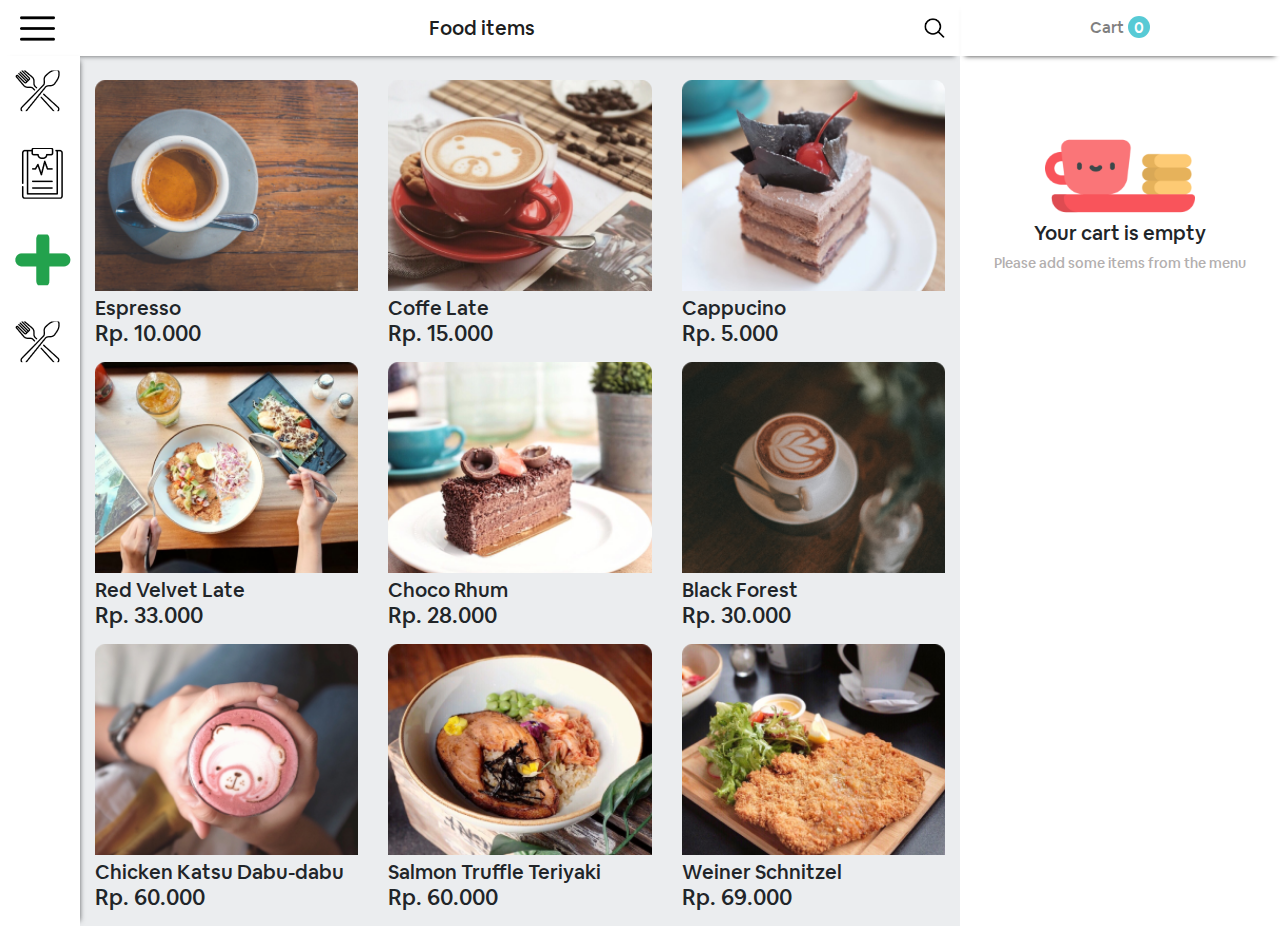
<file: index.html>
<!DOCTYPE html>
<html lang="en">

<head>
    <meta charset="UTF-8">
    <meta name="Description" content="Author: Rifqy Andika,
    Illustrator: P. Picture, Category: Foods,">
    <meta name="viewport" content="width=device-width, initial-scale=1.0">
    <link rel="stylesheet" href="https://stackpath.bootstrapcdn.com/bootstrap/4.5.2/css/bootstrap.min.css"
        integrity="sha384-JcKb8q3iqJ61gNV9KGb8thSsNjpSL0n8PARn9HuZOnIxN0hoP+VmmDGMN5t9UJ0Z" crossorigin="anonymous">
    <title>Index</title>
    <link rel="stylesheet" href="assets/css/index.css">
</head>

<body>
    <header>
        <!-- <div class="container-fluid"> -->
            <div class="row no-gutters">
                <div class="col-md-9">
                    <nav class="navbar navbar-light pl-0 pr-0" style="box-shadow: 0 5px 5px -5px #333;">
                        <div class="container-fluid">
                            <div class="button-first">
                                <img src="assets/img/toggler.png" alt="">
                            </div>
                            <a href="" data-target="#sidebar" data-toggle="collapse" class="d-md-none"><img
                                    src="assets/img/toggler.png" alt=""></a>
                            <span class="navbar-brand mb-0 h1">Food items</span>
                            <img src="assets/img/search.png" class="pt-0" style="height: 20px;" alt="icon-search">
                        </div>
                    </nav>
                    <div class="row no-gutters">
                        <div class="col-12 col-md-1 collapse d-md-flex bg-white pt-1" id="sidebar" style="box-shadow: 5px 0 5px -5px #333;">
                            <ul class="nav flex-column flex-nowrap">
                                <div class="menu pl-0">
                                    <div class="link-menu">
                                        <a href=""><img src="assets/img/menu1.png" alt=""></a>
                                    </div>
                                    <div class="link-menu">
                                        <a href="dashboard.html"><img src="assets/img/menu2.png" alt=""></a>
                                    </div>
                                    <div class="link-menu">
                                        <a href="#ModalAdd" ><img src="assets/img/menu3.png" alt="" data-toggle="modal" data-target="#ModalAdd"></a>
                                    </div>
                                    <div class="link-menu ">
                                        <a href="cart2.html" ><img src="assets/img/menu1.png" alt=""></a>
                                    </div>
                                </div>
                            </ul>
                        </div>
                        <div class="col-md-11 col-sm-6"
                            style="background-color: rgba(190, 195, 202, 0.3);">
                            <div class="container-fluid">
                                <div class="image-item">
                                    <div class="row pt-4">
                                        <div class="col-6 col-md-4 col-sm-4 mb-2">
                                            <div class="card">
                                                <img src="assets/img/items/1.png" alt="" class="img-fluid">
                                                <div class="card-title mb-0">
                                                    <h5 class="mb-0">Espresso</h5>
                                                    <h3>Rp. 10.000</h3>
                                                </div>
                                            </div>
                                        </div>
                                        <div class="col-6 col-md-4 col-sm-4 mb-2">
                                            <div class="card">
                                                <img src="assets/img/items/2.png" alt="" class="img-fluid">
                                                <div class="card-title mb-0">
                                                    <h5 class="mb-0">Coffe Late</h5>
                                                    <h3>Rp. 15.000</h3>
                                                </div>
                                            </div>
                                        </div>
                                        <div class="col-6 col-md-4 col-sm-4 mb-2">
                                            <div class="card">
                                                <img src="assets/img/items/3.png" alt="" class="img-fluid">
                                                <div class="card-title mb-0">
                                                    <h5 class="mb-0">Cappucino</h5>
                                                    <h3>Rp. 5.000</h3>
                                                </div>
                                            </div>
                                        </div>
                                        <div class="col-6 col-md-4 col-sm-4 mb-2">
                                            <div class="card">
                                                <img src="assets/img/items/4.png" alt="" class="img-fluid">
                                                <div class="card-title mb-0">
                                                    <h5 class="mb-0">Red Velvet Late</h5>
                                                    <h3>Rp. 33.000</h3>
                                                </div>
                                            </div>
                                        </div>
                                        <div class="col-6 col-md-4 col-sm-4 mb-2">
                                            <div class="card">
                                                <img src="assets/img/items/5.png" alt="" class="img-fluid">
                                                <div class="card-title mb-0">
                                                    <h5 class="mb-0">Choco Rhum</h5>
                                                    <h3>Rp. 28.000</h3>
                                                </div>
                                            </div>
                                        </div>
                                        <div class="col-6 col-md-4 col-sm-4 mb-2">
                                            <div class="card">
                                                <img src="assets/img/items/6.png" alt="" class="img-fluid">
                                                <div class="card-title mb-0">
                                                    <h5 class="mb-0">Black Forest</h5>
                                                    <h3>Rp. 30.000</h3>
                                                </div>
                                            </div>
                                        </div>
                                        <div class="col-6 col-md-4 col-sm-4 mb-2">
                                            <div class="card">
                                                <img src="assets/img/items/7.png" alt="" class="img-fluid">
                                                <div class="card-title mb-0">
                                                    <h5 class="mb-0">Chicken Katsu Dabu-dabu</h5>
                                                    <h3>Rp. 60.000</h3>
                                                </div>
                                            </div>
                                        </div>
                                        <div class="col-6 col-md-4 col-sm-4 mb-2">
                                            <div class="card">
                                                <img src="assets/img/items/8.png" alt="" class="img-fluid">
                                                <div class="card-title mb-0">
                                                    <h5 class="mb-0">Salmon Truffle Teriyaki</h5>
                                                    <h3>Rp. 60.000</h3>
                                                </div>
                                            </div>
                                        </div>
                                        <div class="col-6 col-md-4 col-sm-4 mb-2">
                                            <div class="card">
                                                <img src="assets/img/items/9.png" alt="" class="img-fluid">
                                                <div class="card-title mb-0">
                                                    <h5 class="mb-0">Weiner Schnitzel</h5>
                                                    <h3>Rp. 69.000</h3>
                                                </div>
                                            </div>
                                        </div> 
                                    </div>
                                </div>
                            </div>
                        </div>
                    </div>
                </div>
                <div class="col-md-3 text-center " >
                    <nav class="navbar navbar-light pl-0 pr-0" style="box-shadow: 0 5px 5px -5px #333;">
                        <span class="navbar-text mx-auto d-flex">
                            <span class="pr-1">Cart</span>  
                            <div class="o text-center" style="height: 22px; width: 22px; border-radius: 100%; background-color: #57CAD5; color: white;">
                                <span>0</span>
                            </div>
                        </span>
                    </nav>
                    <div class="is-item">
                        <img src="assets/img/sidebar.png" alt="">
                        <h6>Your cart is empty</h6>
                        <p>Please add some items from the menu</p>
                    </div>
                </div>
            </div>
        </div>
    </header>
    <section>
        <div class="modal fade" id="ModalAdd" tabindex="-1" role="dialog">
            <div class="modal-dialog" role="document">
                <div class="modal-content">
                    <div class="modal-header">
                        <h5 class="modal-title">Add Item</h5>
                        <button type="button" class="close" data-dismiss="modal" aria-label="Close">
                            <span aria-hidden="true">&times;</span>
                        </button>
                    </div>
                    <div class="modal-body">
                        <div class="name row mb-2">
                            <div class="col-3 pt-1">Name</div>
                            <div class="col-9" style="border: none;"><input type="text" class="form-control shadow-sm bg-white rounded" aria-label="Sizing example input" aria-describedby="inputGroup-sizing-default"></div>
                        </div>
                        <div class="name row mb-2">
                            <div class="col-3 pt-1">Image</div>
                            <div class="col-9" style="border: none;"><input type="text" class="form-control shadow-sm bg-white rounded" aria-label="Sizing example input" aria-describedby="inputGroup-sizing-default"></div>
                        </div>
                        <div class="name row mb-2">
                            <div class="col-3 pt-1">Price</div>
                            <div class="col-5" style="border: none;"><input type="text" class="form-control shadow-sm bg-white rounded" aria-label="Sizing example input" aria-describedby="inputGroup-sizing-default"></div>
                        </div>
                        <div class="name row mb-2">
                            <div class="col-3 pt-1">Category</div>
                            <div class="col-5" style="border: none;">
                                <div class="dropdown">
                                    <button class="btn btn-secondary dropdown-toggle" style="background-color: white; color: #CECECE;" type="button" id="dropdownMenuButton" data-toggle="dropdown" aria-haspopup="true" aria-expanded="false">
                                      Category
                                    </button>
                                    <div class="dropdown-menu" aria-labelledby="dropdownMenuButton">
                                      <a class="dropdown-item" href="#">Action</a>
                                      <a class="dropdown-item" href="#">Another action</a>
                                      <a class="dropdown-item" href="#">Something else here</a>
                                    </div>
                                  </div>
                            </div>
                        </div>
                        
                    </div>
                    <div class="modal-footer">
                        <button type="button" class="btn btn-primary" data-dismiss="modal">Close</button>
                        <button type="button" class="btn btn-danger" >Add</button>
                    </div>
                </div>
            </div>
        </div>
    </section>
    <script src="https://code.jquery.com/jquery-3.2.1.slim.min.js"
        integrity="sha384-KJ3o2DKtIkvYIK3UENzmM7KCkRr/rE9/Qpg6aAZGJwFDMVNA/GpGFF93hXpG5KkN"
        crossorigin="anonymous"></script>
    <script src="https://cdnjs.cloudflare.com/ajax/libs/popper.js/1.12.9/umd/popper.min.js"
        integrity="sha384-ApNbgh9B+Y1QKtv3Rn7W3mgPxhU9K/ScQsAP7hUibX39j7fakFPskvXusvfa0b4Q"
        crossorigin="anonymous"></script>
    <script src="https://maxcdn.bootstrapcdn.com/bootstrap/4.0.0/js/bootstrap.min.js"
        integrity="sha384-JZR6Spejh4U02d8jOt6vLEHfe/JQGiRRSQQxSfFWpi1MquVdAyjUar5+76PVCmYl"
        crossorigin="anonymous"></script>
</body>

</html>
</file>
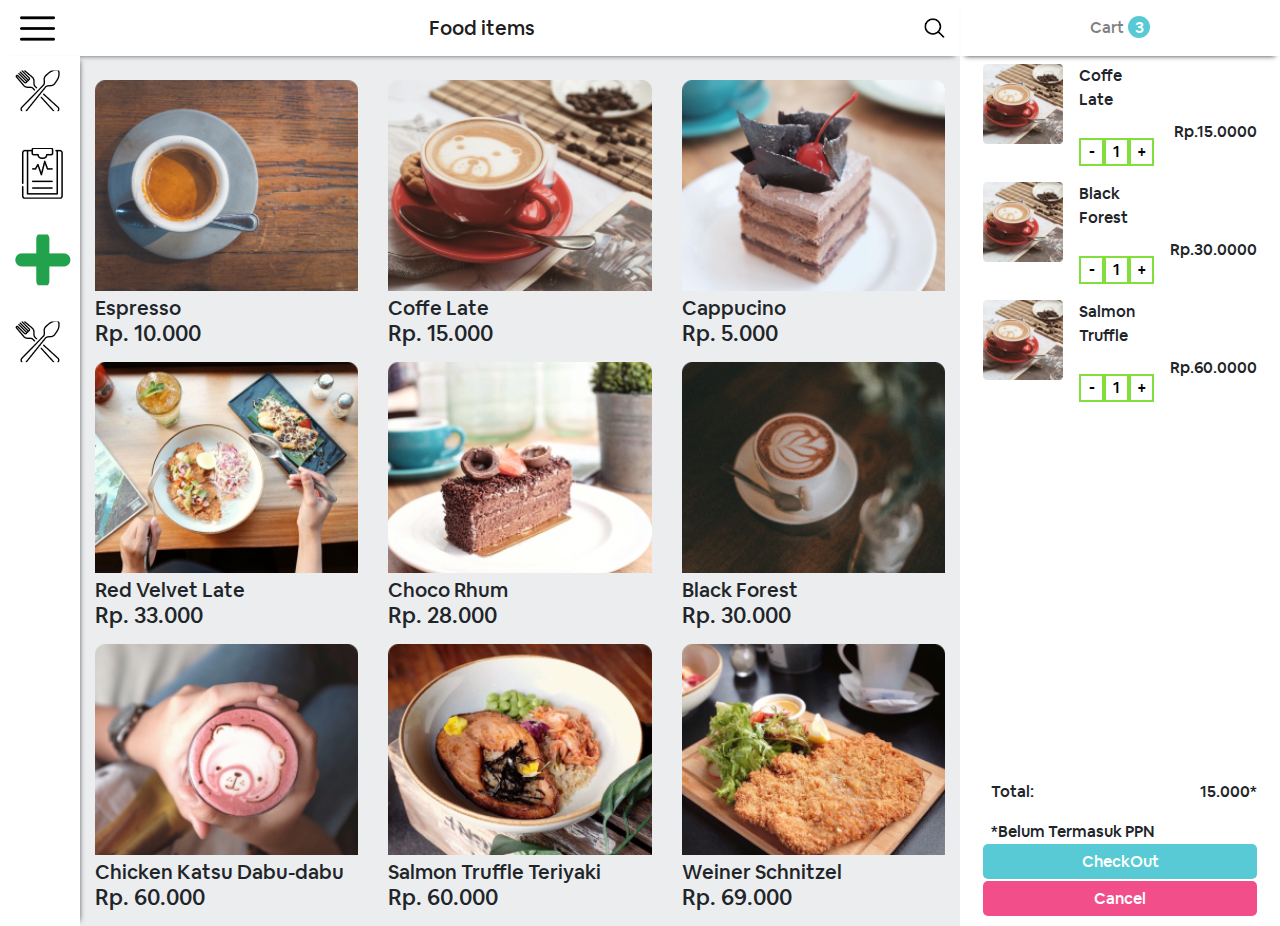
<file: cart2.html>
<!DOCTYPE html>
<html lang="en">

<head>
    <meta charset="UTF-8">
    <meta name="Description" content="Author: Rifqy Andika,
    Illustrator: P. Picture, Category: Foods,">
    <meta name="viewport" content="width=device-width, initial-scale=1.0">
    <link rel="stylesheet" href="https://stackpath.bootstrapcdn.com/bootstrap/4.5.2/css/bootstrap.min.css"
        integrity="sha384-JcKb8q3iqJ61gNV9KGb8thSsNjpSL0n8PARn9HuZOnIxN0hoP+VmmDGMN5t9UJ0Z" crossorigin="anonymous">
    <title>Checkout</title>
    <link rel="stylesheet" href="assets/css/cart2.css">
</head>

<body>
    <header>
        <!-- <div class="container-fluid"> -->
            <div class="row no-gutters">
                <div class="col-md-9">
                    <nav class="navbar navbar-light pl-0 pr-0" style="box-shadow: 0 5px 5px -5px #333;">
                        <div class="container-fluid">
                            <div class="button-first">
                                <img src="assets/img/toggler.png" alt="">
                            </div>
                            <a href="" data-target="#sidebar" data-toggle="collapse" class="d-md-none"><img
                                    src="assets/img/toggler.png" alt=""></a>
                            <span class="navbar-brand mb-0 h1">Food items</span>
                            <img src="assets/img/search.png" class="pt-0" style="height: 20px;" alt="icon-search">
                        </div>
                    </nav>
                    <div class="row no-gutters">
                        <div class="col-12 col-md-1 collapse d-md-flex bg-white pt-1" id="sidebar" style="box-shadow: 5px 0 5px -5px #333;">
                            <ul class="nav flex-column flex-nowrap">
                                <div class="menu pl-0">
                                    <div class="link-menu">
                                        <a href="index.html"><img src="assets/img/menu1.png" alt=""></a>
                                    </div>
                                    <div class="link-menu">
                                        <a href="dashboard.html"><img src="assets/img/menu2.png" alt=""></a>
                                    </div>
                                    <div class="link-menu">
                                        <a href="#ModalAdd" ><img src="assets/img/menu3.png" alt="" data-toggle="modal" data-target="#ModalAdd"></a>
                                    </div>
                                    <div class="link-menu">
                                        <a href="cart2.html" ><img src="assets/img/menu1.png" alt=""></a>
                                    </div>
                                </div>
                            </ul>
                        </div>
                        <div class="col-md-11 col-sm-6"
                            style="  background-color: rgba(190, 195, 202, 0.3);">
                            <div class="container-fluid">
                                <div class="image-item">
                                    <div class="row pt-4">
                                        <div class="col-6 col-md-4 col-sm-4 mb-2">
                                            <div class="card">
                                                <img src="assets/img/items/1.png" alt="" class="img-fluid">
                                                <div class="card-title mb-0">
                                                    <h5 class="mb-0">Espresso</h5>
                                                    <h3>Rp. 10.000</h3>
                                                </div>
                                            </div>
                                        </div>
                                        <div class="col-6 col-md-4 col-sm-4 mb-2">
                                            <div class="card">
                                                <img src="assets/img/items/2.png" alt="" class="img-fluid">
                                                <div class="card-title mb-0">
                                                    <h5 class="mb-0">Coffe Late</h5>
                                                    <h3>Rp. 15.000</h3>
                                                </div>
                                            </div>
                                        </div>
                                        <div class="col-6 col-md-4 col-sm-4 mb-2">
                                            <div class="card">
                                                <img src="assets/img/items/3.png" alt="" class="img-fluid">
                                                <div class="card-title mb-0">
                                                    <h5 class="mb-0">Cappucino</h5>
                                                    <h3>Rp. 5.000</h3>
                                                </div>
                                            </div>
                                        </div>
                                        <div class="col-6 col-md-4 col-sm-4 mb-2">
                                            <div class="card">
                                                <img src="assets/img/items/4.png" alt="" class="img-fluid">
                                                <div class="card-title mb-0">
                                                    <h5 class="mb-0">Red Velvet Late</h5>
                                                    <h3>Rp. 33.000</h3>
                                                </div>
                                            </div>
                                        </div>
                                        <div class="col-6 col-md-4 col-sm-4 mb-2">
                                            <div class="card">
                                                <img src="assets/img/items/5.png" alt="" class="img-fluid">
                                                <div class="card-title mb-0">
                                                    <h5 class="mb-0">Choco Rhum</h5>
                                                    <h3>Rp. 28.000</h3>
                                                </div>
                                            </div>
                                        </div>
                                        <div class="col-6 col-md-4 col-sm-4 mb-2">
                                            <div class="card">
                                                <img src="assets/img/items/6.png" alt="" class="img-fluid">
                                                <div class="card-title mb-0">
                                                    <h5 class="mb-0">Black Forest</h5>
                                                    <h3>Rp. 30.000</h3>
                                                </div>
                                            </div>
                                        </div>
                                        <div class="col-6 col-md-4 col-sm-4 mb-2">
                                            <div class="card">
                                                <img src="assets/img/items/7.png" alt="" class="img-fluid">
                                                <div class="card-title mb-0">
                                                    <h5 class="mb-0">Chicken Katsu Dabu-dabu</h5>
                                                    <h3>Rp. 60.000</h3>
                                                </div>
                                            </div>
                                        </div>
                                        <div class="col-6 col-md-4 col-sm-4 mb-2">
                                            <div class="card">
                                                <img src="assets/img/items/8.png" alt="" class="img-fluid">
                                                <div class="card-title mb-0">
                                                    <h5 class="mb-0">Salmon Truffle Teriyaki</h5>
                                                    <h3>Rp. 60.000</h3>
                                                </div>
                                            </div>
                                        </div>
                                        <div class="col-6 col-md-4 col-sm-4 mb-2">
                                            <div class="card">
                                                <img src="assets/img/items/9.png" alt="" class="img-fluid">
                                                <div class="card-title mb-0">
                                                    <h5 class="mb-0">Weiner Schnitzel</h5>
                                                    <h3>Rp. 69.000</h3>
                                                </div>
                                            </div>
                                        </div> 
                                    </div>
                                </div>
                            </div>
                        </div>
                    </div>
                </div>
                <div class="col-md-3">
                    <nav class="navbar navbar-light pl-0 pr-0" style="box-shadow: 0 5px 5px -5px #333;">
                        <span class="navbar-text mx-auto d-flex">
                            <span class="pr-1">Cart</span>  
                            <div class="o text-center" style="height: 22px; width: 22px; border-radius: 100%; background-color: #57CAD5; color: white;">
                                <span>3</span>
                            </div>
                        </span>
                    </nav>
                    <div class="container-fluid ">
                        <div id="item-total-sub ">
                            <div class="d-flex bd-highlight">
                                <div class="p-2  bd-highlight">
                                    <div class="img">
                                        <img src="assets/img/items/cart/cart.png" alt="">
                                    </div>
                                </div>
                                <div class="p-2 flex-grow-1 bd-highlight">
                                    <div class="sub-total text-left">
                                        <p class="pb-0">Coffe Late</p>
                                        <div class="items-input d-flex">
                                            <button class="btnku ">-</button>
                                            <button class="btnku ">1</button>
                                            <button class="btnku ">+</button>
                                        </div>
                                    </div>
                                </div>
                                <div class="p-2 bd-highlight">
                                    <div class="total">
                                        <p>Rp.15.0000</p>
                                    </div>
                                </div>
                            </div>
                        </div>
                        <div id="item-total-sub">
                            <div class="d-flex bd-highlight">
                                <div class="p-2  bd-highlight">
                                    <div class="img">
                                        <img src="assets/img/items/cart/cart.png" alt="">
                                    </div>
                                </div>
                                <div class="p-2 flex-grow-1 bd-highlight">
                                    <div class="sub-total text-left">
                                        <p class="pb-0">Black Forest</p>
                                        <div class="items-input d-flex">
                                            <button class="btnku ">-</button>
                                            <button class="btnku ">1</button>
                                            <button class="btnku ">+</button>
                                        </div>
                                    </div>
                                </div>
                                <div class="p-2 bd-highlight">
                                    <div class="total">
                                        <p>Rp.30.0000</p>
                                    </div>
                                </div>
                            </div>
                        </div>
                        <div id="item-total-sub ">
                            <div class="d-flex bd-highlight">
                                <div class="p-2  bd-highlight">
                                    <div class="img">
                                        <img src="assets/img/items/cart/cart.png" alt="">
                                    </div>
                                </div>
                                <div class="p-2 flex-grow-1 bd-highlight">
                                    <div class="sub-total text-left">
                                        <p class="pb-0">Salmon Truffle</p>
                                        <div class="items-input d-flex">
                                            <button class="btnku ">-</button>
                                            <button class="btnku ">1</button>
                                            <button class="btnku ">+</button>
                                        </div>
                                    </div>
                                </div>
                                <div class="p-2 bd-highlight">
                                    <div class="total">
                                        <p>Rp.60.0000</p>
                                    </div>
                                </div>
                            </div>
                        </div>
                        <div class="row pt-4 ">
                            <div class="col-12 checkout-row">
                                <div class="checkout p-2 ">
                                    <div class="total d-flex justify-content-between">
                                        <div class="tot pl-2">
                                            <p class="text-left">Total:</p>
                                            <span class="text-left">*Belum Termasuk PPN</span>
                                        </div>
                                        <p> 15.000*</p>
                                    </div>
    
                                    <div class="cek d-flex flex-column">
                                        <button class="btn-check" data-target="#ModalCheckOut"
                                            data-toggle="modal">CheckOut</button>
                                        <button class="btn-cancel">Cancel</button>
                                    </div>
                                </div>
                            </div>
                        </div>
                    </div>
                </div>
            </div>
        </div>
    </header>
    <section>
        <div class="modal fade" id="ModalCheckOut" tabindex="-1" role="dialog">
            <div class="modal-dialog" role="document">
                <div class="modal-content">
                    <div class="container">
                        <div class="row pt-3 mb-2">
                            <div class="col-6">
                                <h6>Checkout</h6>
                                <p class="pt-0">Chasier : Pevita Pearce</p>
                            </div>
                            <div class="col-6 text-right">
                                <p>Receipt no: #010410919</p>
                            </div>
                        </div>
                        <div class="row">
                            <div class="col-6">
                                <p>Coffee Late 1x</p>
                            </div>
                            <div class="col-6 text-right">
                                <p>Rp.15.000</p>
                            </div>
                        </div>
                        <div class="row">
                            <div class="col-6">
                                <p>Black Forest 1x</p>
                            </div>
                            <div class="col-6 text-right">
                                <p>Rp.30.000</p>
                            </div>
                        </div>
                        <div class="row">
                            <div class="col-6">
                                <p>Salmon Truffle Teriyaki 1x</p>
                            </div>
                            <div class="col-6 text-right">
                                <p>Rp.60.000</p>
                            </div>
                        </div>
                        <div class="row">
                            <div class="col-6">
                                <p>PPN 10%</p>
                            </div>
                            <div class="col-6 text-right">
                                <p>Rp.10.500</p>
                            </div>
                        </div>
                        <div class="row">
                            <div class="col-12 text-right">
                                <p>Total : Rp.115.500</p>
                            </div>
                        </div>
                        <div class="row">
                            <div class="col-12 ">
                                <h6>Payment Cash</h6>
                            </div>
                        </div>
                        <div class="row mb-3">
                            <div class="col-12 ">
                                <div class="cek d-flex flex-column">
                                    <button class="btn-cancel" data-target="#ModalCheckOut"
                                        data-toggle="modal">Print</button>
                                    <p class="mx-auto mb-0">OR</p>
                                    <button class="btn-check">Send Mail</button>
                                </div>
                            </div>
                        </div>
                    </div>
                </div>
            </div>
        </div>
        <div class="modal fade" id="ModalAdd" tabindex="-1" role="dialog">
            <div class="modal-dialog" role="document">
                <div class="modal-content">
                    <div class="modal-header">
                        <h5 class="modal-title">Add Item</h5>
                        <button type="button" class="close" data-dismiss="modal" aria-label="Close">
                            <span aria-hidden="true">&times;</span>
                        </button>
                    </div>
                    <div class="modal-body">
                        <div class="name row mb-2">
                            <div class="col-3 pt-1">Name</div>
                            <div class="col-9" style="border: none;"><input type="text" class="form-control shadow-sm bg-white rounded" aria-label="Sizing example input" aria-describedby="inputGroup-sizing-default"></div>
                        </div>
                        <div class="name row mb-2">
                            <div class="col-3 pt-1">Image</div>
                            <div class="col-9" style="border: none;"><input type="text" class="form-control shadow-sm bg-white rounded" aria-label="Sizing example input" aria-describedby="inputGroup-sizing-default"></div>
                        </div>
                        <div class="name row mb-2">
                            <div class="col-3 pt-1">Price</div>
                            <div class="col-5" style="border: none;"><input type="text" class="form-control shadow-sm bg-white rounded" aria-label="Sizing example input" aria-describedby="inputGroup-sizing-default"></div>
                        </div>
                        <div class="name row mb-2">
                            <div class="col-3 pt-1">Category</div>
                            <div class="col-5" style="border: none;">
                                <div class="dropdown">
                                    <button class="btn btn-secondary dropdown-toggle" style="background-color: white; color: #CECECE;" type="button" id="dropdownMenuButton" data-toggle="dropdown" aria-haspopup="true" aria-expanded="false">
                                      Category
                                    </button>
                                    <div class="dropdown-menu" aria-labelledby="dropdownMenuButton">
                                      <a class="dropdown-item" href="#">Action</a>
                                      <a class="dropdown-item" href="#">Another action</a>
                                      <a class="dropdown-item" href="#">Something else here</a>
                                    </div>
                                  </div>
                            </div>
                        </div>
                        
                    </div>
                    <div class="modal-footer">
                        <button type="button" class="btn btn-primary" data-dismiss="modal">Close</button>
                        <button type="button" class="btn btn-danger" >Add</button>
                    </div>
                </div>
            </div>
        </div>
    </section>
    <script src="https://code.jquery.com/jquery-3.2.1.slim.min.js"
        integrity="sha384-KJ3o2DKtIkvYIK3UENzmM7KCkRr/rE9/Qpg6aAZGJwFDMVNA/GpGFF93hXpG5KkN"
        crossorigin="anonymous"></script>
    <script src="https://cdnjs.cloudflare.com/ajax/libs/popper.js/1.12.9/umd/popper.min.js"
        integrity="sha384-ApNbgh9B+Y1QKtv3Rn7W3mgPxhU9K/ScQsAP7hUibX39j7fakFPskvXusvfa0b4Q"
        crossorigin="anonymous"></script>
    <script src="https://maxcdn.bootstrapcdn.com/bootstrap/4.0.0/js/bootstrap.min.js"
        integrity="sha384-JZR6Spejh4U02d8jOt6vLEHfe/JQGiRRSQQxSfFWpi1MquVdAyjUar5+76PVCmYl"
        crossorigin="anonymous"></script>
</body>

</html>
</file>
<file: assets/css/index.css>
@font-face {
    font-family: MyFont;
    src: url(../fonts/AirbnbCerealMedium.ttf);
}

* {
    padding: 0;
    margin: 0;
}

body{
    font-family: MyFont;
}

.card img:hover {
    background-color: teal;
}

.image-item .card{
    background-color: transparent;
    border: none;
    /* padding: 10px; */
    /* padding-left: 10px; */
    /* display: inline-block */
    /* margin: 0 auto; Added */
    float: none; /* Added */
    /* margin-bottom: 10px; Added */
}
.image-item .card img {
    opacity: 1;
    transition: 1s;
}

.image-item .card img:hover {
    opacity: 0.3;
    transition: 1s;
    background-color: transparent;
}

.image-item .card h5 {
    padding-top: 5px;
    font-size: 20px;
}

.image-item .card h3 {
    font-size: 22px;
    /* -webkit-text-stroke: 1px black; */
}


.is-item img{
    margin-top: 45px;
    margin-bottom: -30px;
    height: 150px;
}

.is-item h6{
    font-size: 20px;
}

.is-item p {
    font-size: 14px;
    color: rgb(179, 175, 175);
}

.image-item h5{
    font-size: 20px;
}

.image-item h4{
    font-size: 30px;
}

.item-cart {
    text-align: left;
}

#myform {
    position: static;
    text-align: left;
    padding: -1px;
    padding-top: 25px;
    /* border: 1px solid black; */
}

.shop-item {
    position: static;
    padding-left: 5px;
    /* border: 1px solid black; */
}

.overlay {
    position: absolute;
    top: 0;
    bottom: 0;
    left: 0;
    right: 0;
    height: 100%;
    width: 100%;
    opacity: 0;
    transition: .5s ease;
    background-color: #008CBA;
}
  
.card img .overlay {
    opacity: 1;
}

.item-total-sub {
    left: 0;
    position: absolute;
    bottom: 0;
    box-sizing: border-box;
}



#contentku {
    background-color: rgba(190, 195, 202, 0.3);
}

.dash-graph img {
    align-items: center;
    height: 80%;
    position: relative;
    /* padding: 2px; */
}

.diagram {
    background: #FFFFFF;
    box-shadow: 10px 10px 20px rgba(0, 0, 0, 0.25);
    border-radius: 20px;
    padding: 10px;
}

.status {
    /* border: 1px solid black; */
    height: 180px;
    margin-bottom: 30px;
    border-radius: 10px;
}

.status-1 {
    background: linear-gradient(278.29deg, #FBB2B4 30.05%, rgba(255, 143, 178, 0) 133.19%);
    filter: drop-shadow(10px 15px 10px rgba(255, 143, 178, 0.25));
    border-radius: 10px;
}

.data-status {
    position: relative;
    overflow: hidden;
    padding-top: 42px;
    padding-left: 30px;
}

.data-status p{
    margin-top: 1px;
}

.status-2 {
    background: linear-gradient(278.29deg, #29DFFF 30.05%, rgba(41, 223, 255, 0) 133.19%);
    filter: drop-shadow(10px 15px 10px rgba(41, 223, 255, 0.25));
    border-radius: 10px;
}

.status-3 {
    background: linear-gradient(278.29deg, #AB84C8 30.05%, rgba(241, 201, 236, 0) 133.19%);
    filter: drop-shadow(10px 15px 10px rgba(241, 201, 236, 0.25));
    border-radius: 10px;
}

.items-input .disabled , .btnku{
    border-radius: 0px ;
    background-color: white;
    border: 2px solid #82DE3A;
    margin-top: 10px;
    width: 25px;
}

.item-cart-total p {
    /* position: absolute; */
    right: 0;
    bottom: 0px;
    /* padding-left: 1px; */
}

.img img {
    width: 80px;
    align-content: center;
}

.total p {
    padding-top: 56px;
}

.menu .link-menu{
    padding-top: 10px;
    padding-bottom: 25px;
}

.menu {
    margin-left: 15px;
}

.btn-primary {
    background-color: #F24F8A;
    border: none;
    margin-bottom: 2px;
    border-radius: 5px;
    height: 35px;
    color: white;
}

.btn-danger {
    background-color: #57CAD5;
    border: none;
    margin-bottom: 2px;
    border-radius: 5px;
    height: 35px;
    color: white;
}

.button-first {
    margin-left: 5px;
}


@media (max-width: 575.98px) {
    .menu {
        margin-top: 10px;
        display: flex;
        justify-content: space-evenly;
        align-items: center;
        height: 60px;
        
    }
    .button-first {
        display: none;
    }
}
@media screen and (min-width: 1024px){

  }
</file>
<file: assets/css/cart2.css>
@font-face {
    font-family: MyFont;
    src: url(../fonts/AirbnbCerealMedium.ttf);
}

* {
    padding: 0;
    margin: 0;
}

body{
    font-family: MyFont;
}


.image-item .card{
    background-color: transparent;
    border: none;
    /* padding: 10px; */
    /* padding-left: 10px; */
    /* display: inline-block */
    /* margin: 0 auto; Added */
    float: none; /* Added */
    /* margin-bottom: 10px; Added */
}

.image-item .card img {
    opacity: 1;
    transition: 1s;
}

.image-item .card img:hover {
    opacity: 0.3;
    transition: 1s;
    background-color: transparent;
}

.image-item .card h5 {
    padding-top: 5px;
    font-size: 20px;
}

.image-item .card h3 {
    font-size: 22px;
    /* -webkit-text-stroke: 1px black; */
}


.is-item img{
    margin-top: 45px;
    margin-bottom: -30px;
    height: 150px;
}

.is-item h6{
    font-size: 20px;
}

.is-item p {
    font-size: 14px;
    color: rgb(179, 175, 175);
}

.image-item h5{
    font-size: 20px;
}

.image-item h4{
    font-size: 30px;
}

.item-cart {
    text-align: left;
}

#myform {
    position: static;
    text-align: left;
    padding: -1px;
    padding-top: 25px;
    /* border: 1px solid black; */
}

.shop-item {
    position: static;
    padding-left: 5px;
    /* border: 1px solid black; */
}

.overlay {
    position: absolute;
    top: 0;
    bottom: 0;
    left: 0;
    right: 0;
    height: 100%;
    width: 100%;
    opacity: 0;
    transition: .5s ease;
    background-color: #008CBA;
}
  
.card img .overlay {
    opacity: 1;
}

.item-total-sub {
    left: 0;
    position: absolute;
    bottom: 0;
    box-sizing: border-box;
}



#contentku {
    background-color: rgba(190, 195, 202, 0.3);
}

.dash-graph img {
    align-items: center;
    height: 80%;
    position: relative;
    /* padding: 2px; */
}

.diagram {
    background: #FFFFFF;
    box-shadow: 10px 10px 20px rgba(0, 0, 0, 0.25);
    border-radius: 20px;
    padding: 10px;
}

.status {
    /* border: 1px solid black; */
    height: 180px;
    margin-bottom: 30px;
    border-radius: 10px;
}

.status-1 {
    background: linear-gradient(278.29deg, #FBB2B4 30.05%, rgba(255, 143, 178, 0) 133.19%);
    filter: drop-shadow(10px 15px 10px rgba(255, 143, 178, 0.25));
    border-radius: 10px;
}

.data-status {
    position: relative;
    overflow: hidden;
    padding-top: 42px;
    padding-left: 30px;
}

.data-status p{
    margin-top: 1px;
}

.status-2 {
    background: linear-gradient(278.29deg, #29DFFF 30.05%, rgba(41, 223, 255, 0) 133.19%);
    filter: drop-shadow(10px 15px 10px rgba(41, 223, 255, 0.25));
    border-radius: 10px;
}

.status-3 {
    background: linear-gradient(278.29deg, #AB84C8 30.05%, rgba(241, 201, 236, 0) 133.19%);
    filter: drop-shadow(10px 15px 10px rgba(241, 201, 236, 0.25));
    border-radius: 10px;
}

.items-input .disabled , .btnku{
    border-radius: 0px ;
    background-color: white;
    border: 2px solid #82DE3A;
    margin-top: 10px;
    width: 25px;
}

.item-cart-total p {
    /* position: absolute; */
    right: 0;
    bottom: 0px;
    /* padding-left: 1px; */
}

.img img {
    width: 80px;
    align-content: center;
}

.total p {
    padding-top: 56px;
}

.menu .link-menu{
    padding-top: 10px;
    padding-bottom: 25px;
}

.menu {
    margin-left: 15px;
}

.btn-primary {
    background-color: #F24F8A;
    border: none;
    margin-bottom: 2px;
    border-radius: 5px;
    height: 35px;
    color: white;
}

.btn-danger {
    background-color: #57CAD5;
    border: none;
    margin-bottom: 2px;
    border-radius: 5px;
    height: 35px;
    color: white;
}

.button-first {
    margin-left: 5px;
}

.btn-check {
    background-color: #57CAD5;
    border: none;
    margin-bottom: 2px;
    border-radius: 5px;
    height: 35px;
    color: white;
  }
  
  .btn-cancel {
    background-color: #F24F8A;
    border: none;
    margin-bottom: 2px;
    border-radius: 5px;
    height: 35px;
    color: white;
  }

  .checkout-row {
    position: absolute;
    bottom: 0px;
    width: 100%;
}


@media (max-width: 575.98px) {
    .menu {
        margin-top: 10px;
        display: flex;
        justify-content: space-evenly;
        align-items: center;
        height: 60px;
        
    }
    .button-first {
        display: none;
    }
    .checkout-row {
        position: static;
        /* bottom: 5; */
        width: 100%;
    }

}
@media screen and (min-width: 1024px){

  }
</file>
